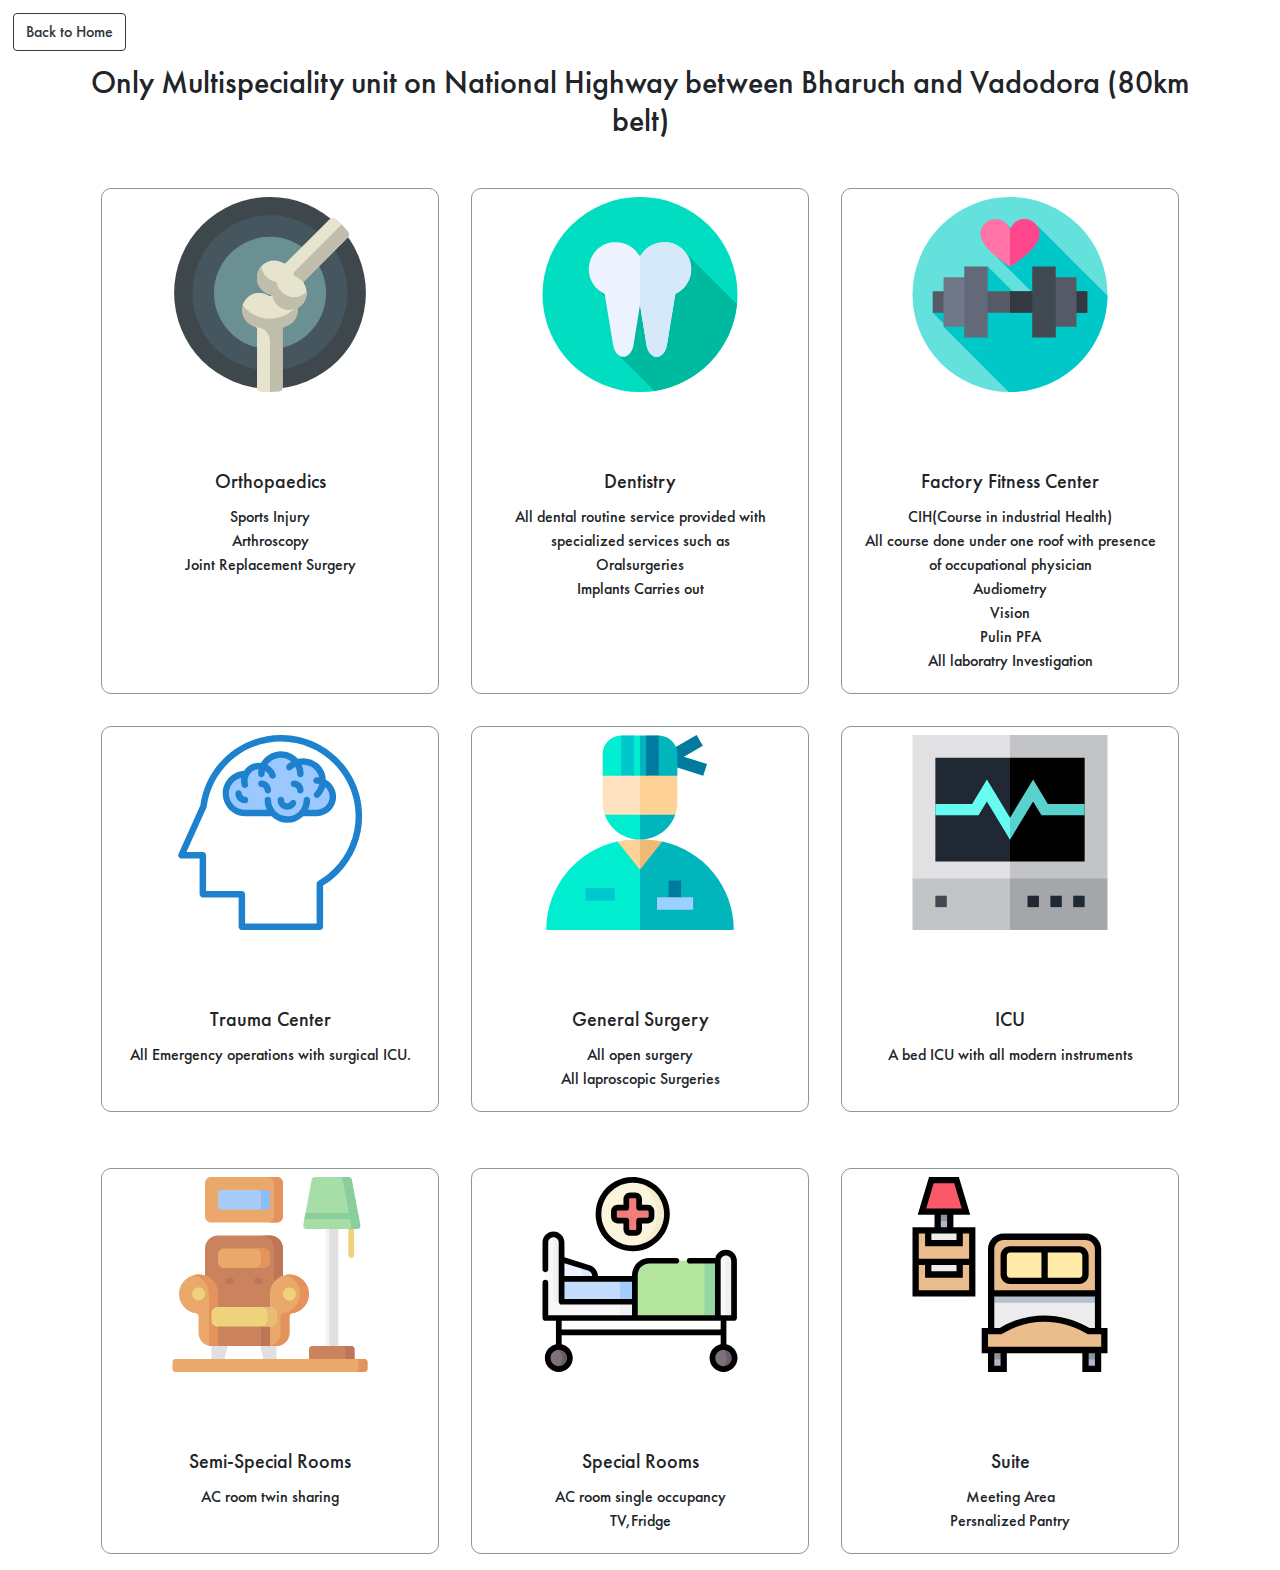
<file: services.html>
<!DOCTYPE html>
<html lang="en">
<head>
    <meta charset="UTF-8">
    <meta name="viewport" content="width=device-width, initial-scale=1.0">
    <title>V Care-Services</title>
    <link rel="stylesheet" type="text/css" href="css/style.css">
    <link rel="stylesheet" type="text/css" href="css/custom-responsive-style.css">
    <link rel="stylesheet" href="https://cdn.jsdelivr.net/npm/bootstrap@4.5.3/dist/css/bootstrap.min.css" integrity="sha384-TX8t27EcRE3e/ihU7zmQxVncDAy5uIKz4rEkgIXeMed4M0jlfIDPvg6uqKI2xXr2" crossorigin="anonymous">
    <link rel="stylesheet" href="https://cdnjs.cloudflare.com/ajax/libs/font-awesome/5.15.1/css/all.min.css" integrity="sha512-+4zCK9k+qNFUR5X+cKL9EIR+ZOhtIloNl9GIKS57V1MyNsYpYcUrUeQc9vNfzsWfV28IaLL3i96P9sdNyeRssA==" crossorigin="anonymous" />
<style>
    /*img{
        width: 10% !important;
        height: 10% !important;
        margin: 1%;
    }
    .each-services{
        border: 2px solid black !important;
        border-radius: 8px;
        margin: 1% !important;
        padding: 2% !important;
    }
    .row{
      margin: 2% !important;
    }
    @media screen and (max-width: 992px) {
      img{
        margin: 1%;
        width: 30% !important;
        height: 10% !important;
      }
      .col-12{
        margin: 1% !important;
      }
      .row{
        margin: 3% !important;
      }
    }*/
    card{
      
    }
</style>
</head>
<body>

    <a style="text-decoration: none;" href="index.html"><button style="margin: 1%;" class="btn btn-outline-dark">Back to Home <i class="fas fa-home"></i></button></a>
    
    <div class="container" style="text-align: center;">
      <h2>Only Multispeciality unit on National Highway between Bharuch and Vadodora (80km belt) </h2>
              <!--<div class="row">
                <div class="col-lg-6 col-md-6 col-sm-12">
                  <div class="each-services">
                    <img src="images/orthopaedics.svg" alt="Services">
                    <h3>Orthopaedics</h3>
                    <p>Lorem ipsum dolor sit amet consectetur adipisicing elit. A corporis laudantium, vel minus animi consequuntur ipsam nemo, fugit numquam, eius accusantium officiis vitae. Officia ipsa, dignissimos dolor velit obcaecati voluptatem</p>
                  </div>
                </div>
                <div class="col-lg-6 col-md-6 col-sm-12">
                  <div class="each-services">
                    <img src="images/surgery.svg" alt="Services">
                    <h3>General Surgery</h3>
                    <p>Lorem ipsum dolor sit amet consectetur adipisicing elit. Laborum aliquam fuga dolorum inventore unde adipisci, iure numquam quos consectetur voluptatum reprehenderit quo suscipit? Sunt incidunt eveniet tenetur, fuga nesciunt labore.</p>
                  </div>
                </div>
              </div>
           
  
              <div class="row">
                <div class="col-lg-6 col-md-6 col-sm-12">
                  <div class="each-services">
                    <img src="images/urosurgery.svg" alt="Services">
                    <h3>Urosurgery</h3>
                    <p>Lorem, ipsum dolor sit amet consectetur adipisicing elit. Reprehenderit dolores delectus illo pariatur? Eveniet labore sequi sunt aliquid ipsum consequatur dolorem fuga. Ducimus dolores, possimus veritatis recusandae distinctio ratione beatae!</p>
                  </div>
                </div>
                <div class="col-lg-6 col-md-6 col-sm-12">
                  <div class="each-services">
                    <img src="images/trauma.svg" alt="Services">
                    <h3>Trauma centre</h3>
                    <p>Lorem ipsum dolor sit amet consectetur adipisicing elit. A corporis laudantium, vel minus animi consequuntur ipsam nemo, fugit numquam, eius accusantium officiis vitae. Officia ipsa, dignissimos dolor velit obcaecati voluptatem</p>
                  </div>
                </div>
              </div>
           

    
              <div class="row">
                <div class="col-lg-6 col-md-6 col-sm-12">
                  <div class="each-services">
                    <img src="images/fitness.svg" alt="Services">
                    <h3>Factory Fitness Centre</h3>
                    <p>Lorem ipsum dolor sit amet consectetur adipisicing elit. Laborum aliquam fuga dolorum inventore unde adipisci, iure numquam quos consectetur voluptatum reprehenderit quo suscipit? Sunt incidunt eveniet tenetur, fuga nesciunt labore.</p>
                  </div>
                </div>
                <div class="col-lg-6 col-md-6 col-sm-12">
                  <div class="each-services">
                    <img src="images/dentistry.svg" alt="Services">
                    <h3>Dentistry</h3>
                    <p>Lorem, ipsum dolor sit amet consectetur adipisicing elit. Reprehenderit dolores delectus illo pariatur? Eveniet labore sequi sunt aliquid ipsum consequatur dolorem fuga. Ducimus dolores, possimus veritatis recusandae distinctio ratione beatae!</p>
                  </div>
                </div>
              </div>
              <div class="row">
                <div class="col-lg-6 col-md-6 col-sm-12">
                  <div class="each-services">
                    <img src="images/x-ray.svg" alt="Services">
                    <h3>Digital X-Ray</h3>
                    <p>Lorem ipsum dolor sit amet consectetur adipisicing elit. A corporis laudantium, vel minus animi consequuntur ipsam nemo, fugit numquam, eius accusantium officiis vitae. Officia ipsa, dignissimos dolor velit obcaecati voluptatem</p>
                  </div>
                </div>
                <div class="col-lg-6 col-md-6 col-sm-12">
                  <div class="each-services">
                    <img src="images/pharmacy.svg" alt="Services">
                    <h3>Inhouse Pharmacy & Laboratory</h3>
                    <p>Lorem ipsum dolor sit amet consectetur adipisicing elit. Laborum aliquam fuga dolorum inventore unde adipisci, iure numquam quos consectetur voluptatum reprehenderit quo suscipit?</p>
                  </div>
                </div>
              </div>
            <div class="row">
                <div class="col-lg-6 col-md-6 col-sm-12">
                  <div class="each-services">
                    <img src="images/general-operations.svg" alt="Services">
                    <h3>General Operations</h3>
                    <p>Lorem ipsum dolor sit amet consectetur adipisicing elit. A corporis laudantium, vel minus animi consequuntur ipsam nemo, fugit numquam, eius accusantium officiis vitae. Officia ipsa, dignissimos dolor velit obcaecati voluptatem</p>
                  </div>
                </div>
                <div class="col-lg-6 col-md-6 col-sm-12">
                  <div class="each-services">
                    <img src="images/general-ward.svg" alt="Services">
                    <h3>General Ward</h3>
                    <p>Lorem ipsum dolor sit amet consectetur adipisicing elit. Laborum aliquam fuga dolorum inventore unde adipisci, iure numquam quos consectetur voluptatum reprehenderit quo suscipit? Sunt incidunt eveniet tenetur, fuga nesciunt labore.</p>
                  </div>
                </div>
              </div>

              <div class="row">
                <div class="col-lg-6 col-md-6 col-sm-12">
                  <div class="each-services">
                    <img src="images/icu.svg" alt="Services">
                    <h3>ICU</h3>
                    <p>Lorem, ipsum dolor sit amet consectetur adipisicing elit. Reprehenderit dolores delectus illo pariatur? Eveniet labore sequi sunt aliquid ipsum consequatur dolorem fuga. Ducimus dolores, possimus veritatis recusandae distinctio ratione beatae!</p>
                  </div>
                </div>
                <div class="col-lg-6 col-md-6 col-sm-12">
                  <div class="each-services">
                    <img src="images/semi-special.svg" alt="Services">
                    <h3>Semi Special Rooms</h3>
                    <p>Lorem, ipsum dolor sit amet consectetur adipisicing elit. Reprehenderit dolores delectus illo pariatur? Eveniet labore sequi sunt aliquid ipsum consequatur dolorem fuga. Ducimus dolores, possimus veritatis recusandae distinctio ratione beatae!</p>
                  </div>
                </div>
              </div>

              <div class="row">
                <div class="col-lg-6 col-md-6 col-sm-12">
                  <div class="each-services">
                    <img src="images/hospital-bed.svg" alt="Services">
                    <h3>Special Rooms</h3>
                    <p>Lorem ipsum dolor sit amet consectetur adipisicing elit. A corporis laudantium, vel minus animi consequuntur ipsam nemo, fugit numquam, eius accusantium officiis vitae. Officia ipsa, dignissimos dolor velit obcaecati voluptatem</p>
                  </div>
                </div>
                <div class="col-lg-6 col-md-6 col-sm-12">
                  <div class="each-services">
                    <img src="images/suite.svg" alt="Services">
                    <h3>Suite Room</h3>
                    <p>Lorem ipsum dolor sit amet consectetur adipisicing elit. A corporis laudantium, vel minus animi consequuntur ipsam nemo, fugit numquam, eius accusantium officiis vitae. Officia ipsa, dignissimos dolor velit obcaecati voluptatem</p>
                  </div>
                </div>
              </div> 
    </div>
</div>-->
<br>
<div class="card-group">
  <div class="card m-3" style="border: 1px solid #8d9690;border-radius: 10px;">
    <center><img src="images/orthopaedics.svg" class="card-img-top w-75 h-75 mt-2" alt="..."/></center>
    <div class="card-body">
      <h5 class="card-title">Orthopaedics</h5>
      <p class="card-text">
        Sports Injury<br>
        Arthroscopy<br>
        Joint Replacement Surgery
      </p>
    </div>
  </div>
  <div class="card m-3" style="border: 1px solid #8d9690;border-radius: 10px">
    <center><img src="images/dentistry.svg" class="card-img-top w-75 h-75 mt-2"/></center>
    <div class="card-body">
      <h5 class="card-title">Dentistry</h5>
      <p class="card-text">
        All dental routine service provided with specialized services such as<br>
        Oralsurgeries<br>
        Implants Carries out
      </p>
    </div>
  </div>
  
  <div class="card m-3" style="border: 1px solid #8d9690;border-radius: 10px">
    <center><img src="images/fitness.svg" class="card-img-top w-75 h-75 mt-2"/></center>
    <div class="card-body">
      <h5 class="card-title">Factory Fitness Center</h5>
      <p class="card-text">
        CIH(Course in industrial Health)<br>
        All course done under one roof with presence of occupational physician<br>
        Audiometry<br>
        Vision<br>
        Pulin PFA<br>
        All laboratry Investigation
      </p>
    </div>
  </div>
  

<br>
<div class="card-group">
  <div class="card m-3" style="border: 1px solid #8d9690;border-radius: 10px">
    <center><img src="images/trauma.svg" class="card-img-top w-75 h-75 mt-2" alt="..."/></center>
    <div class="card-body">
      <h5 class="card-title">Trauma Center</h5>
      <p class="card-text">
        All Emergency operations with surgical ICU.
      </p>
    </div>
  </div>
  <div class="card m-3" style="border: 1px solid #8d9690;border-radius: 10px">
    <center><img src="images/surgery.svg" class="card-img-top w-75 h-75 mt-2" alt="..."/></center>
    <div class="card-body">
      <h5 class="card-title">General Surgery</h5>
      <p class="card-text">
        All open surgery<br>
        All laproscopic Surgeries
      </p>
    </div>
  </div>
  
  <div class="card m-3" style="border: 1px solid #8d9690;border-radius: 10px">
    <center><img src="images/icu.svg" class="card-img-top w-75 h-75 mt-2"/></center>
    <div class="card-body">
      <h5 class="card-title">ICU</h5>
      <p class="card-text">
        A bed ICU with all modern instruments
      </p>
    </div>
  </div>
</div>

<br>
<div class="card-group">
  <div class="card m-3" style="border: 1px solid #8d9690;border-radius: 10px">
    <center><img src="images/semi-special.svg" class="card-img-top w-75 h-75 mt-2"/></center>
    <div class="card-body">
      <h5 class="card-title">Semi-Special Rooms</h5>
      <p class="card-text">
        AC room twin sharing
      </p>
    </div>
  </div>
  <div class="card m-3" style="border: 1px solid #8d9690;border-radius: 10px">
    <center><img src="images/hospital-bed.svg" class="card-img-top w-75  h-75 mt-2"/></center>
    <div class="card-body">
      <h5 class="card-title">Special Rooms</h5>
      <p class="card-text">
      AC room single occupancy <br>
             TV,Fridge
      </p>
    </div>
  </div>
  <div class="card m-3" style="border: 1px solid #8d9690;border-radius: 10px">
    <center><img src="images/suite.svg" class="card-img-top w-75 h-75 mt-2"/></center>
    <div class="card-body">
      <h5 class="card-title">Suite</h5>
      <p class="card-text">
        Meeting Area <br>
        Persnalized Pantry
      </p>
    </div>
  </div>
</div>

<script src="https://cdn.jsdelivr.net/npm/popper.js@1.16.1/dist/umd/popper.min.js" integrity="sha384-9/reFTGAW83EW2RDu2S0VKaIzap3H66lZH81PoYlFhbGU+6BZp6G7niu735Sk7lN" crossorigin="anonymous"></script>
<script src="https://cdn.jsdelivr.net/npm/bootstrap@4.5.3/dist/js/bootstrap.min.js" integrity="sha384-w1Q4orYjBQndcko6MimVbzY0tgp4pWB4lZ7lr30WKz0vr/aWKhXdBNmNb5D92v7s" crossorigin="anonymous"></script>
</body>
</html>
</file>
<file: css/custom-responsive-style.css>
:root{
	--bg : #e8f4fa;
}


/* Medium devices (landscape tablets, 768px and up) */
@media only screen and (max-width: 767px) {
	#Banner .blacksection::before {
		display: none;
	}
	#Banner {
		width: 100%;
	}
	header {
		background: var(--bg); /* Old browsers */
		position: fixed;
		width: 100%;
		padding: 20px;
		z-index: 99999;
	}
	header .mobile-logo {
		display: block;
		width: 60px;
	}
	#Banner .logo {
		display: none;
	}
	.mobile-logo img {
		width: 175%;
		height: auto;
	}
	#Banner h1 {
		color: black;
		font-size: 40px;
		right: auto;
		top: 50%;
		transform: translate(-50%,-50%);
		opacity: 1;
		left: 50%;
		text-align: left;
	}
	.mobile-header {
		display: block;
	}
	#Services {
		padding: 30px 0;
	}
	#Services h2 {
	    font-size: 38px;
	    margin-bottom: 30px;
	}
	#Services .each-services img {
		padding-bottom: 10px;
	}
	.each-services {
	    margin-bottom: 40px;
	}
	#OurWork h2, #TestimonialsSlider h2 {
		font-size: 38px;
	}
	#OurWork .grey-box {
		margin-bottom: 30px;
	}
	#OurWork .each-work {
		padding: 0 7px 10px;
		width: 127px;
		height: 120px;
	}
	#OurWork .each-work img {
		width: 100%;
		height: auto;
	}
	#OurBlog h2 {
		font-size: 38px;
	}
	#OurBlog {
	    padding: 60px 0;
	} 
	.each-block {
	    position: static;
	    width: auto;
	    padding: 0 0;
	    margin-bottom: 25px;
	    display: inline-block;
	}
	.blog-wrap {
		margin: 40px 0;
	}
	#TestimonialsSlider {
		padding: 40px 0;
	}
	.testimonials-dtl p {
	    width: auto;
	    padding: 0 20px;
	}
	.testimonials-dtl h5 {
		padding-top: 20px;
	}
	#Footer p {
		font-size: 34px;
	}
	.social-icons li i {
	    font-size: 26px;
	}
	.blog-wrap {
		height: auto;
	}
	#OurBlog .each-block {
		width: 100%;
	}
	#OurBlog .blog-wrap::before, #OurBlog .each-block::before {
		display: none;
	}
	#OurBlog .blog-wrap .blog-intro {
		width: 75%;
	}
	#Testimonials {
		padding-bottom: 30px;
	}
	#Testimonials span {
		font-size: 50px;
	}
	#Testimonials h2 {
		font-size: 40px;
	}
	#Testimonials .title {
		width: 70%;
	}
	#Testimonials .testi-wrapper {
		margin-top: 50px;
	}
	#Testimonials .testi-wrapper .latest-testimonials {
		margin-right: 0;
	}
	#Testimonials .testi-wrapper .each-testi {
		width: 100%;
	}
	#Testimonials .testi-wrapper .old-testimonials {
		margin: 0 0 30px 0;
		height: auto;
	}
	#Testimonials .each-testi .profile {
		position: static;
	}
	.social-icons li {
		margin: 0 8px;
	}
} 

/* Large devices (laptops/desktops, 992px and up) */
@media screen and (min-width: 768px) and (max-width: 991px){
	#Banner {
		width: 100%;
		height: 60vh;
	}
	header {
		background: var(--bg); /* Old browsers */
		position: fixed;
		width: 100%;
		padding: 20px;
		z-index: 99999;
	}
	header .mobile-logo {
		display: block;
		width: 60px;
	}
	#Banner .logo {
		display: none;
	}
	.mobile-logo img {
		width: 100%;
		height: auto;
	}
	#Banner h1 {
		right: 16%;
		opacity: 1;
	}
	#OurBlog .each-block::before , #OurBlog .blog-wrap::before {
		display: none;
	}
	#OurBlog .each-block {
		width: 100%;
	}
	#Services {
	   padding: 30px 0; 
	}
	#Services h2 {
		font-size: 40px;
		margin-bottom: 30px;
	}
	#Services .each-services img {
	    width: 58px;
	    padding-bottom: 10px;
	}
	#Services .each-services h3 {
		font-size: 22px;
		min-height: 50px;
	}
	#Services .each-services p {
		font-size: 16px;
	}
	#Banner .blacksection::before {
	    right: 0;
	    transform: rotate(50deg);
	    top: 0;
	}
	#OurWork h2, #TestimonialsSlider h2, #OurBlog h2 {
		font-size: 38px;
	}
	#OurWork .each-work {
		width: 151px;
	}
	.blog-wrap:before {
		content: none;
	}
	#Footer p {
		font-size: 30px;
	}
	.social-icons li i {
		font-size: 36px;
	}
	#Testimonials .testi-wrapper {
		margin-top: 60px;
	}
	#TestimonialsSlider {
		font-size: 40px;
	}
	#Testimonials .testi-wrapper .latest-testimonials {
		margin-right: 0;
		width: 100%;
	}
	#Testimonials .testi-wrapper .old-testimonials {
		width: 46%;
	}
} 

/* Extra large devices (large laptops and desktops, 1200px and up) */
/*@media screen and (min-width: 992px) and (max-width: 1024px){
	#Banner {
		width: 0;
		height: 100vh;
	}
	#Banner .blacksection::before {
		width: 1200px;
	}
	#Banner h1 {
		font-size: 40px;
	}
	#OurWork .each-work {
		width: 30.6%;
	}
	#OurBlog .each-block::before {
		right: -53px;
	}
	#OurBlog .each-block.two::before {
		left: -52px;
	}
	#Testimonials .testi-wrapper .each-testi {
		width: 31%;
	}
}*/


@media screen and (max-width: 992px){
	#Banner h1 {
		color: black;
	}
}

@media screen and (min-width: 993px) and (max-width: 1440px){
	#Banner .blacksection::before {
		width: 140%;
	}
	#Banner h1 {
		top: 60%;
		font-size: 30px;
	}
	body.active #Banner .blacksection::before  {
		height: 1880px;
	}
	body.active #Banner  {
		width: 100%;
		height: 800px;
	}
	#scroll-btn{
		display: none !important;
	}
}
@media screen and (min-width: 1440px){
	#Banner .blacksection::before {
		width: 1600;
	}
	#Banner h1 {
		font-size: 30px;
	}
	body.active #Banner .blacksection::before  {
		height: 1880px;
	}
	body.active #Banner  {
		width: 100%;
		height: 800px;
	}
	#scroll-btn{
		display: none !important;
	}
}
</file>
